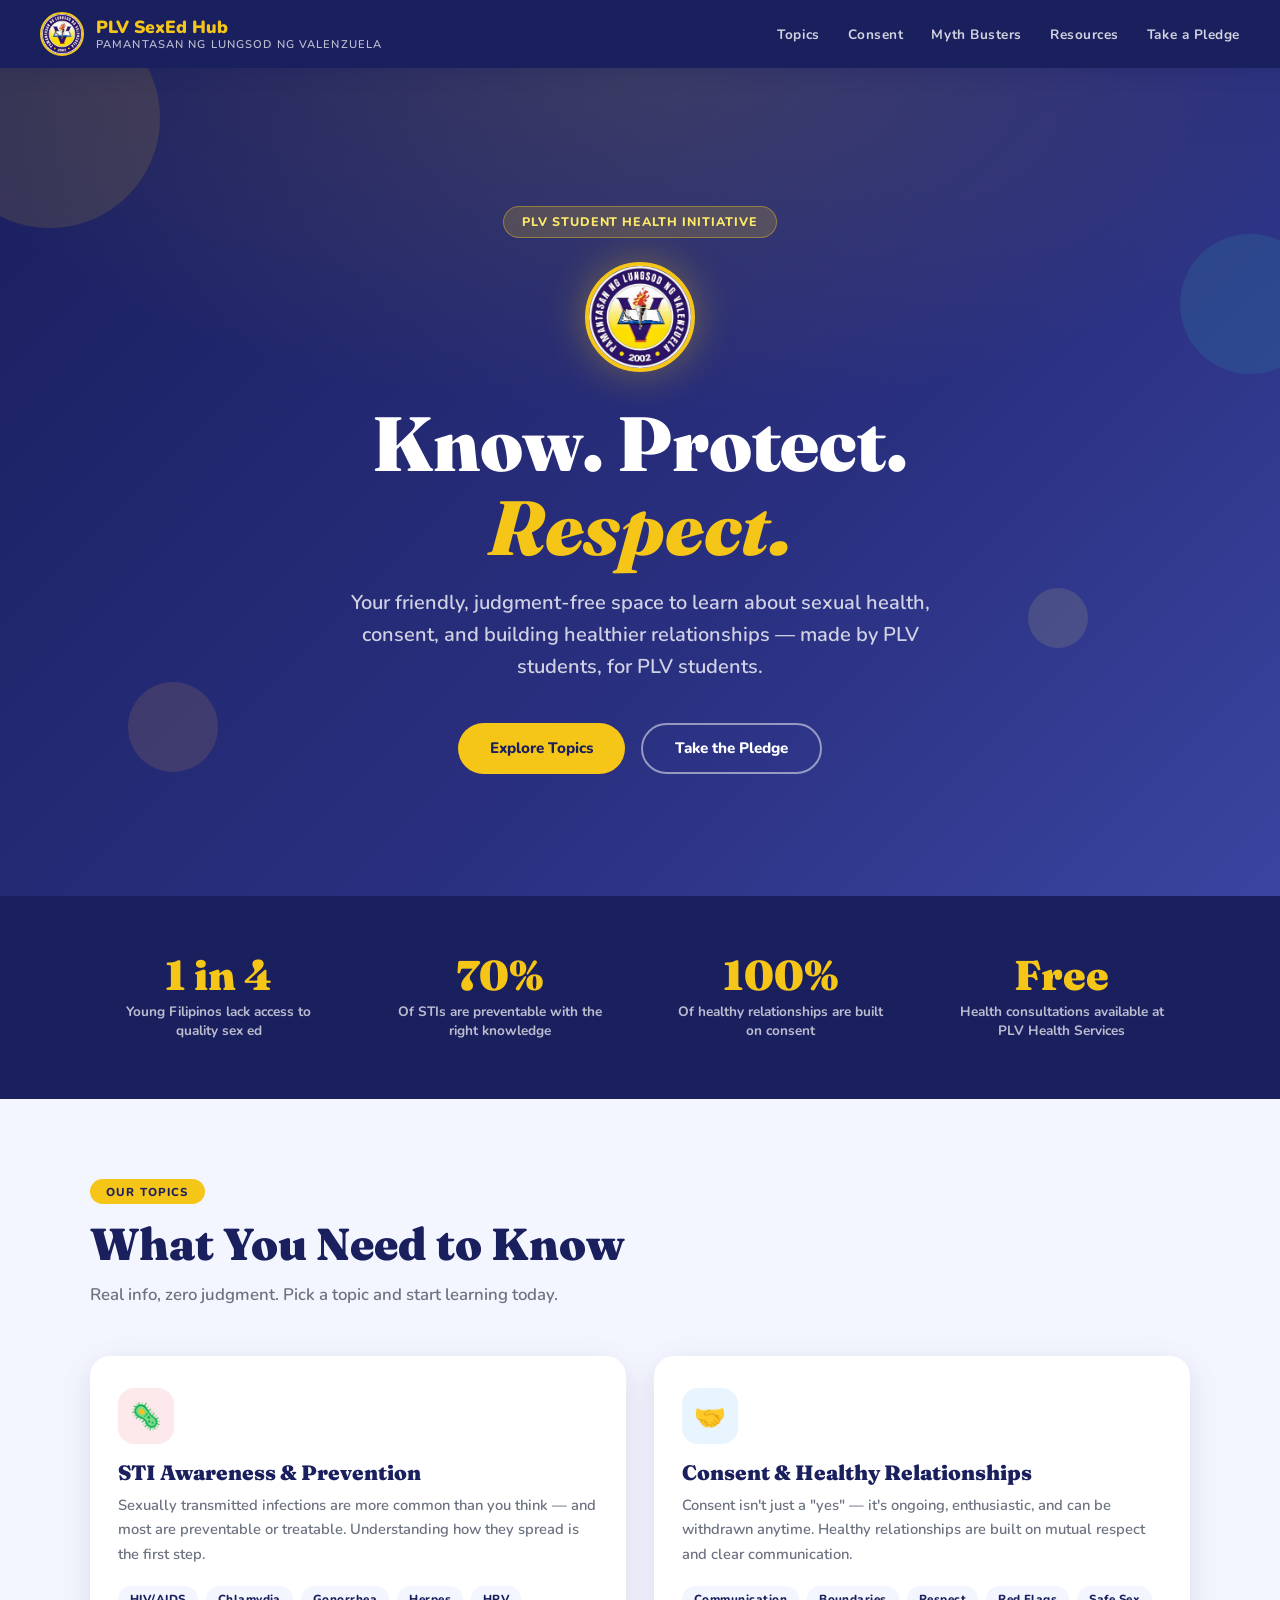
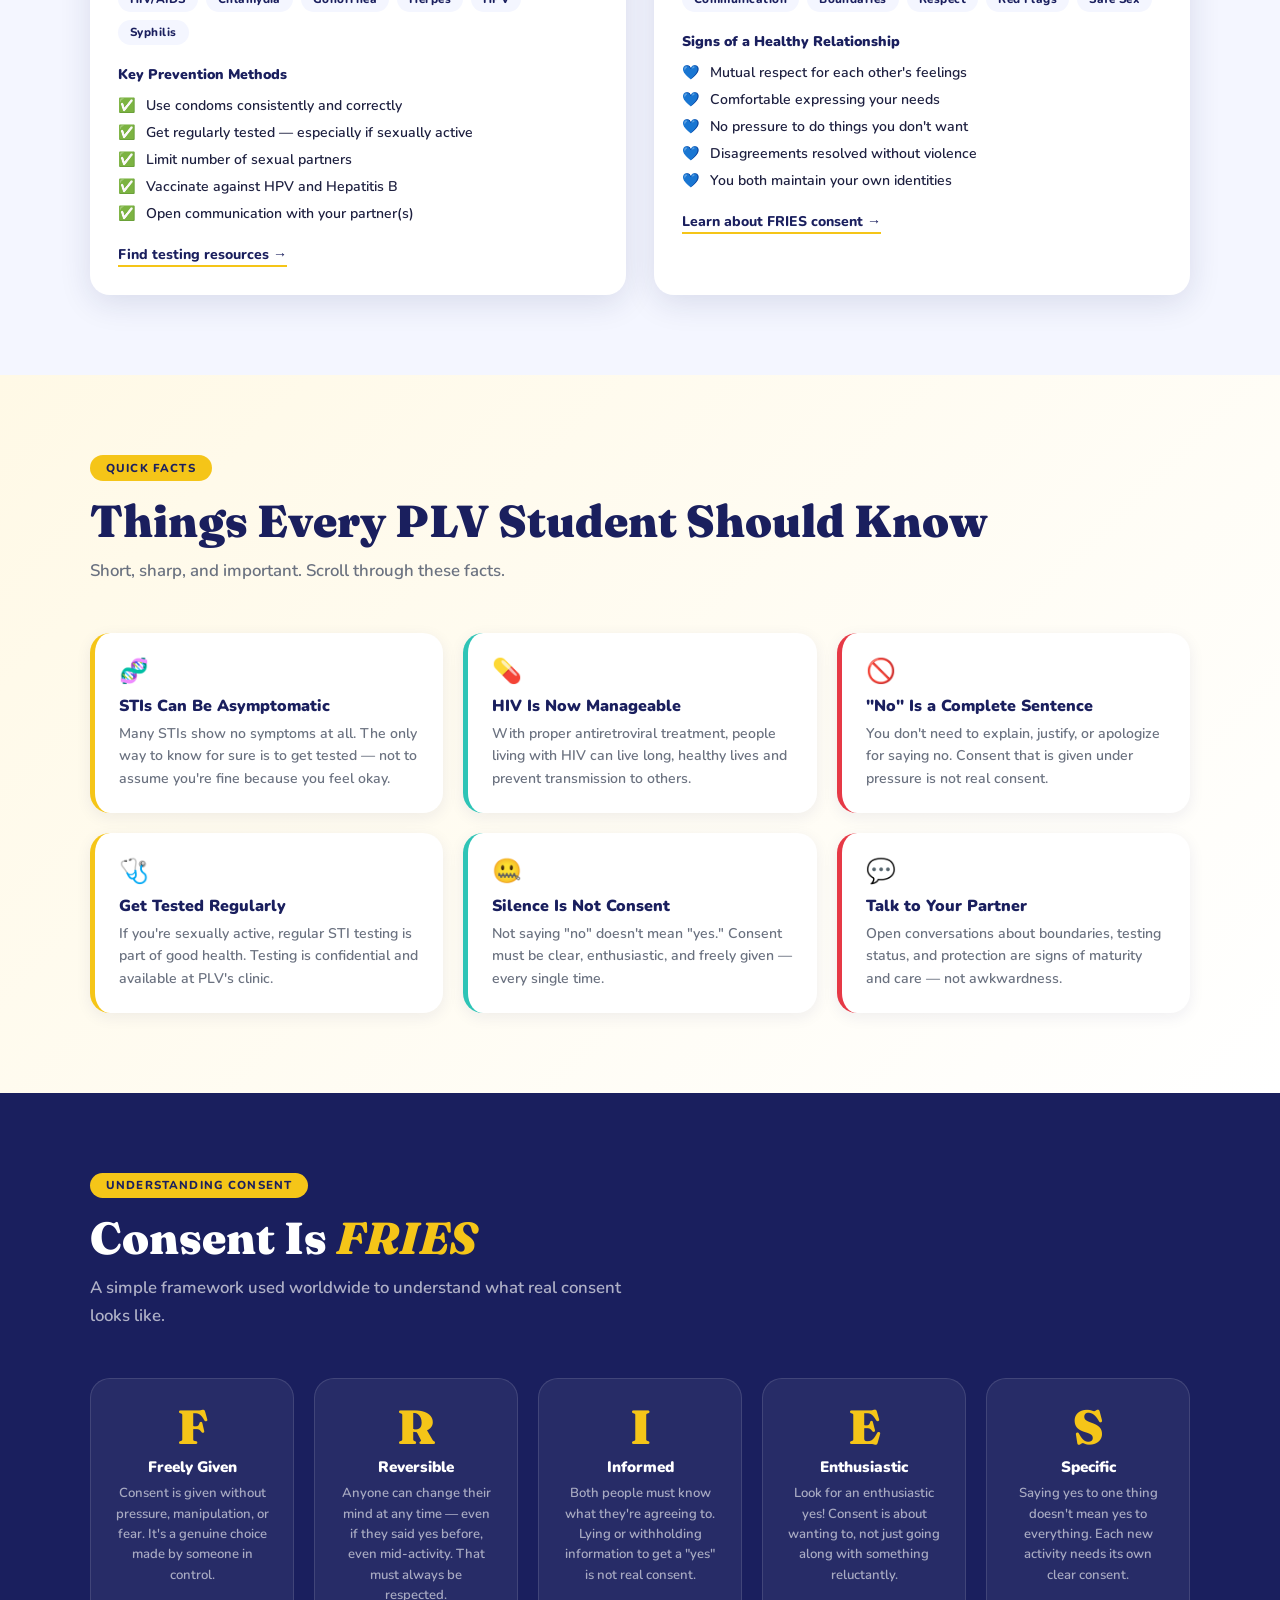
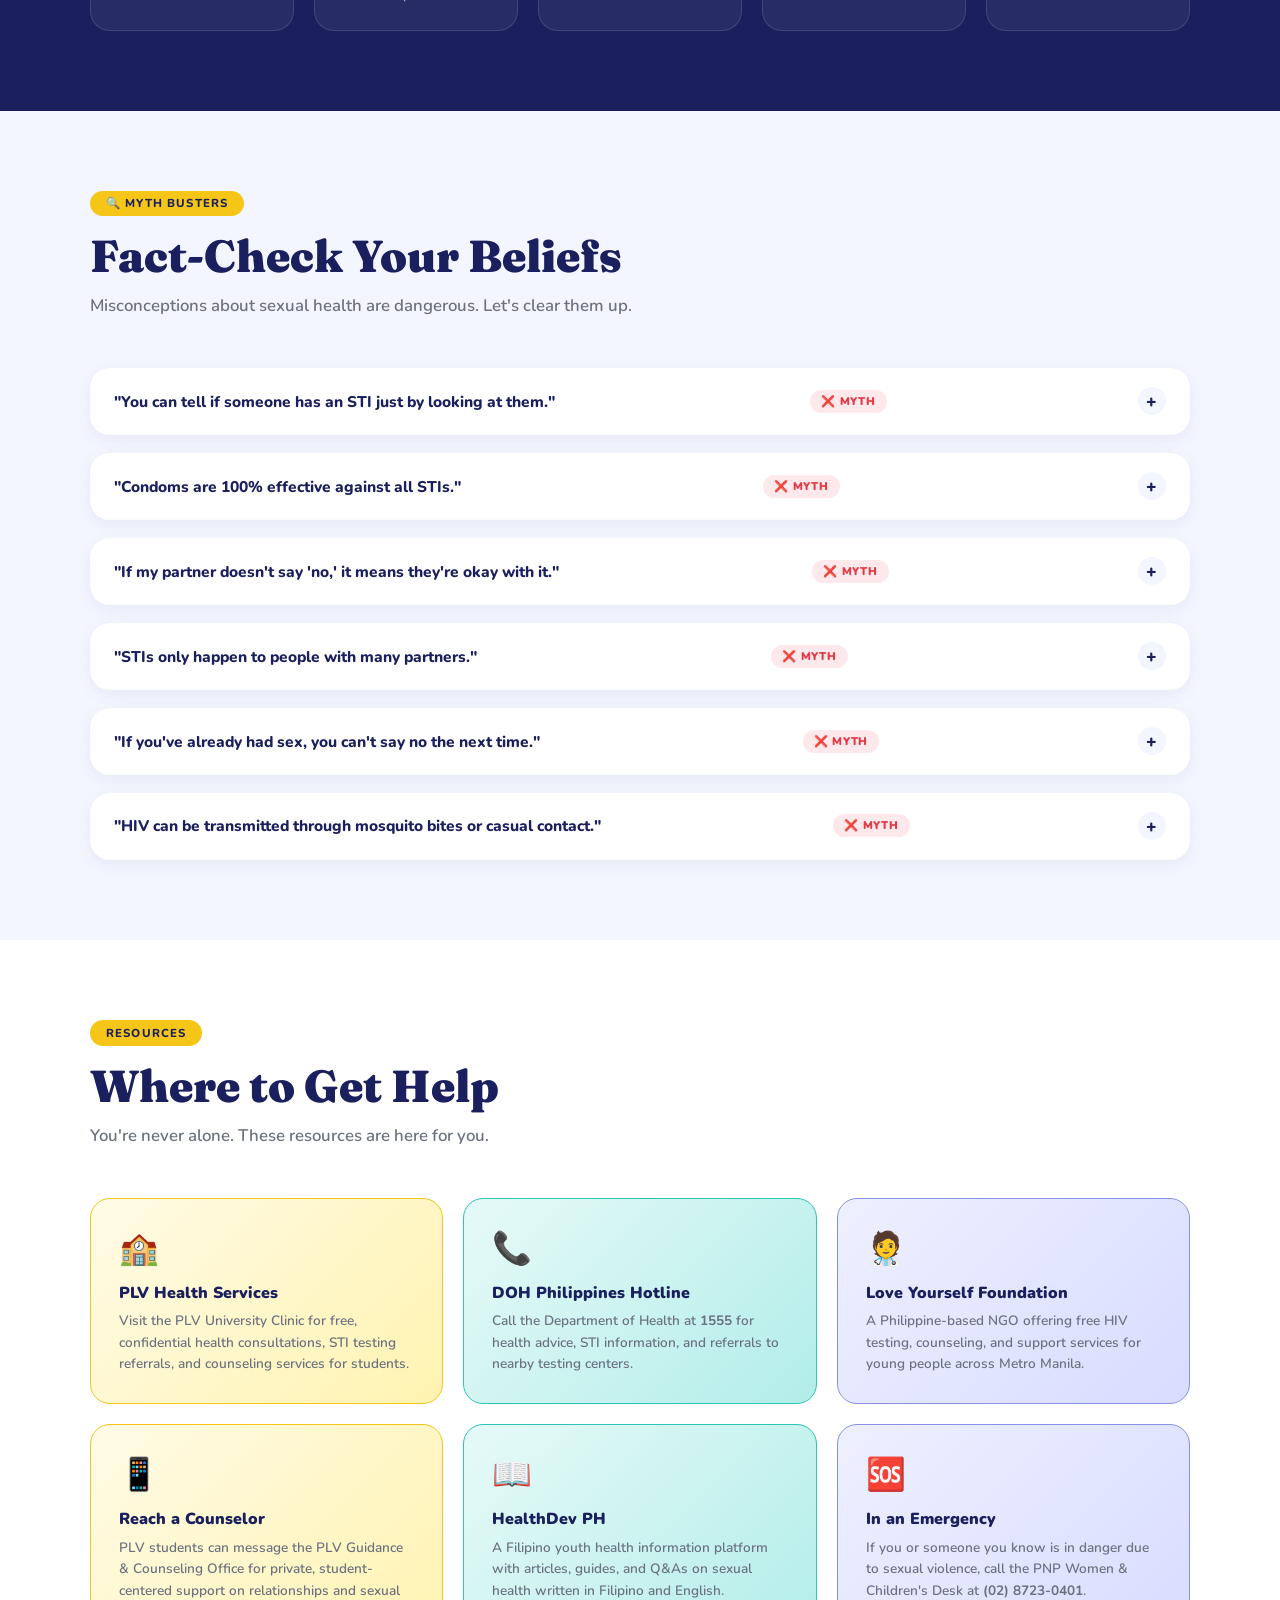
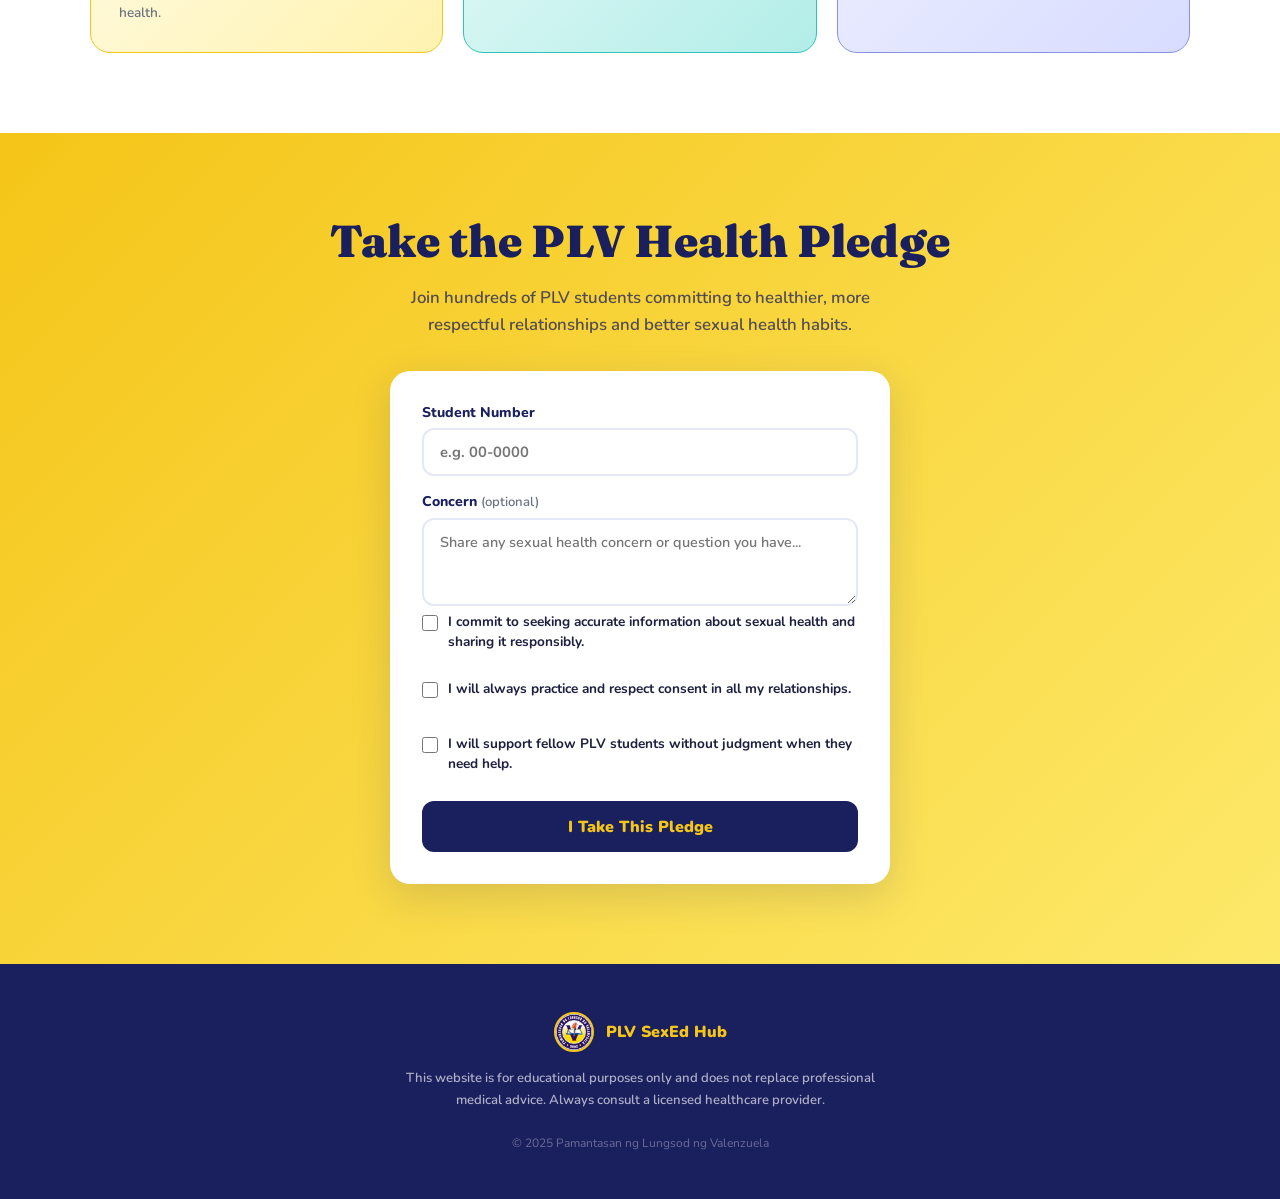
<file: index.html>
<!DOCTYPE html>
<html lang="en">
<head>
<meta charset="UTF-8"/>
<meta name="viewport" content="width=device-width, initial-scale=1.0"/>
<title>PLV SexEd Hub — Know. Protect. Respect.</title>
<link rel="stylesheet" href="style.css">

</head>
<body>

<!-- NAV -->
<nav>
  <div class="nav-brand">
    <img class="nav-logo" src="assets/logo.jpg" alt="PLV Logo"/>
    <div class="nav-title">
      PLV SexEd Hub
      <span>Pamantasan ng Lungsod ng Valenzuela</span>
    </div>
  </div>
  <ul class="nav-links">
    <li><a href="#topics">Topics</a></li>
    <li><a href="#consent">Consent</a></li>
    <li><a href="#myths">Myth Busters</a></li>
    <li><a href="#resources">Resources</a></li>
    <li><a href="#pledge">Take a Pledge</a></li>
  </ul>
</nav>

<!-- HERO -->
<section class="hero">
  <div class="hero-bubbles">
    <div class="bubble"></div><div class="bubble"></div>
    <div class="bubble"></div><div class="bubble"></div>
  </div>
  <div style="position:relative;">
    <div class="hero-badge"> PLV Student Health Initiative</div>
    <div class="hero-logo-wrap">
      <img class="hero-logo" src="assets/logo.jpg" alt="PLV Logo"/>
    </div>
    <h1>Know. Protect.<br/><em>Respect.</em></h1>
    <p class="sub">Your friendly, judgment-free space to learn about sexual health, consent, and building healthier relationships — made by PLV students, for PLV students.</p>
    <div class="hero-ctas">
      <a href="#topics" class="btn btn-gold"> Explore Topics</a>
      <a href="#pledge" class="btn btn-outline"> Take the Pledge</a>
    </div>
  </div>
</section>

<!-- STATS STRIP -->
<div class="stats-strip">
  <div class="stats-inner">
    <div class="stat-card">
      <div class="stat-num">1 in 4</div>
      <div class="stat-label">Young Filipinos lack access to quality sex ed</div>
    </div>
    <div class="stat-card">
      <div class="stat-num">70%</div>
      <div class="stat-label">Of STIs are preventable with the right knowledge</div>
    </div>
    <div class="stat-card">
      <div class="stat-num">100%</div>
      <div class="stat-label">Of healthy relationships are built on consent</div>
    </div>
    <div class="stat-card">
      <div class="stat-num">Free</div>
      <div class="stat-label">Health consultations available at PLV Health Services</div>
    </div>
  </div>
</div>

<!-- TOPICS -->
<section id="topics">
  <div class="container">
    <span class="section-tag"> Our Topics</span>
    <h2 class="section-title">What You Need to Know</h2>
    <p class="section-sub">Real info, zero judgment. Pick a topic and start learning today.</p>
    <div class="topics-grid">

      <!-- STI Card -->
      <div class="topic-card">
        <div class="topic-card-header">
          <div class="topic-icon icon-sti">🦠</div>
          <h3>STI Awareness & Prevention</h3>
          <p>Sexually transmitted infections are more common than you think — and most are preventable or treatable. Understanding how they spread is the first step.</p>
        </div>
        <div class="topic-card-body">
          <div class="tag-list">
            <span class="tag">HIV/AIDS</span><span class="tag">Chlamydia</span>
            <span class="tag">Gonorrhea</span><span class="tag">Herpes</span>
            <span class="tag">HPV</span><span class="tag">Syphilis</span>
          </div>
          <h4 style="font-size:.88rem;font-weight:900;color:var(--navy);margin-bottom:.75rem;">Key Prevention Methods</h4>
          <ul style="list-style:none;display:flex;flex-direction:column;gap:.5rem;margin-bottom:1.25rem;">
            <li style="display:flex;gap:.6rem;align-items:flex-start;font-size:.88rem;font-weight:600;color:var(--text)"><span>✅</span> Use condoms consistently and correctly</li>
            <li style="display:flex;gap:.6rem;align-items:flex-start;font-size:.88rem;font-weight:600;color:var(--text)"><span>✅</span> Get regularly tested — especially if sexually active</li>
            <li style="display:flex;gap:.6rem;align-items:flex-start;font-size:.88rem;font-weight:600;color:var(--text)"><span>✅</span> Limit number of sexual partners</li>
            <li style="display:flex;gap:.6rem;align-items:flex-start;font-size:.88rem;font-weight:600;color:var(--text)"><span>✅</span> Vaccinate against HPV and Hepatitis B</li>
            <li style="display:flex;gap:.6rem;align-items:flex-start;font-size:.88rem;font-weight:600;color:var(--text)"><span>✅</span> Open communication with your partner(s)</li>
          </ul>
          <a href="#resources" class="learn-link">Find testing resources →</a>
        </div>
      </div>

      <!-- Consent Card -->
      <div class="topic-card">
        <div class="topic-card-header">
          <div class="topic-icon icon-consent">🤝</div>
          <h3>Consent & Healthy Relationships</h3>
          <p>Consent isn't just a "yes" — it's ongoing, enthusiastic, and can be withdrawn anytime. Healthy relationships are built on mutual respect and clear communication.</p>
        </div>
        <div class="topic-card-body">
          <div class="tag-list">
            <span class="tag">Communication</span><span class="tag">Boundaries</span>
            <span class="tag">Respect</span><span class="tag">Red Flags</span>
            <span class="tag">Safe Sex</span>
          </div>
          <h4 style="font-size:.88rem;font-weight:900;color:var(--navy);margin-bottom:.75rem;">Signs of a Healthy Relationship</h4>
          <ul style="list-style:none;display:flex;flex-direction:column;gap:.5rem;margin-bottom:1.25rem;">
            <li style="display:flex;gap:.6rem;align-items:flex-start;font-size:.88rem;font-weight:600;color:var(--text)"><span>💙</span> Mutual respect for each other's feelings</li>
            <li style="display:flex;gap:.6rem;align-items:flex-start;font-size:.88rem;font-weight:600;color:var(--text)"><span>💙</span> Comfortable expressing your needs</li>
            <li style="display:flex;gap:.6rem;align-items:flex-start;font-size:.88rem;font-weight:600;color:var(--text)"><span>💙</span> No pressure to do things you don't want</li>
            <li style="display:flex;gap:.6rem;align-items:flex-start;font-size:.88rem;font-weight:600;color:var(--text)"><span>💙</span> Disagreements resolved without violence</li>
            <li style="display:flex;gap:.6rem;align-items:flex-start;font-size:.88rem;font-weight:600;color:var(--text)"><span>💙</span> You both maintain your own identities</li>
          </ul>
          <a href="#consent" class="learn-link">Learn about FRIES consent →</a>
        </div>
      </div>

    </div>
  </div>
</section>

<!-- QUICK FACTS -->
<section class="facts-section">
  <div class="container">
    <span class="section-tag">Quick Facts</span>
    <h2 class="section-title">Things Every PLV Student Should Know</h2>
    <p class="section-sub">Short, sharp, and important. Scroll through these facts.</p>
    <div class="facts-grid">
      <div class="fact-card">
        <div class="emoji">🧬</div>
        <h4>STIs Can Be Asymptomatic</h4>
        <p>Many STIs show no symptoms at all. The only way to know for sure is to get tested — not to assume you're fine because you feel okay.</p>
      </div>
      <div class="fact-card teal">
        <div class="emoji">💊</div>
        <h4>HIV Is Now Manageable</h4>
        <p>With proper antiretroviral treatment, people living with HIV can live long, healthy lives and prevent transmission to others.</p>
      </div>
      <div class="fact-card red">
        <div class="emoji">🚫</div>
        <h4>"No" Is a Complete Sentence</h4>
        <p>You don't need to explain, justify, or apologize for saying no. Consent that is given under pressure is not real consent.</p>
      </div>
      <div class="fact-card">
        <div class="emoji">🩺</div>
        <h4>Get Tested Regularly</h4>
        <p>If you're sexually active, regular STI testing is part of good health. Testing is confidential and available at PLV's clinic.</p>
      </div>
      <div class="fact-card teal">
        <div class="emoji">🤐</div>
        <h4>Silence Is Not Consent</h4>
        <p>Not saying "no" doesn't mean "yes." Consent must be clear, enthusiastic, and freely given — every single time.</p>
      </div>
      <div class="fact-card red">
        <div class="emoji">💬</div>
        <h4>Talk to Your Partner</h4>
        <p>Open conversations about boundaries, testing status, and protection are signs of maturity and care — not awkwardness.</p>
      </div>
    </div>
  </div>
</section>

<!-- CONSENT: FRIES -->
<section class="consent-section" id="consent">
  <div class="container">
    <span class="section-tag"> Understanding Consent</span>
    <h2 class="section-title" style="color:var(--white)">Consent Is <em style="color:var(--gold)">FRIES</em></h2>
    <p class="section-sub">A simple framework used worldwide to understand what real consent looks like.</p>
    <div class="acronym-grid">
      <div class="acronym-card">
        <div class="acronym-letter">F</div>
        <div class="acronym-word">Freely Given</div>
        <div class="acronym-desc">Consent is given without pressure, manipulation, or fear. It's a genuine choice made by someone in control.</div>
      </div>
      <div class="acronym-card">
        <div class="acronym-letter">R</div>
        <div class="acronym-word">Reversible</div>
        <div class="acronym-desc">Anyone can change their mind at any time — even if they said yes before, even mid-activity. That must always be respected.</div>
      </div>
      <div class="acronym-card">
        <div class="acronym-letter">I</div>
        <div class="acronym-word">Informed</div>
        <div class="acronym-desc">Both people must know what they're agreeing to. Lying or withholding information to get a "yes" is not real consent.</div>
      </div>
      <div class="acronym-card">
        <div class="acronym-letter">E</div>
        <div class="acronym-word">Enthusiastic</div>
        <div class="acronym-desc">Look for an enthusiastic yes! Consent is about wanting to, not just going along with something reluctantly.</div>
      </div>
      <div class="acronym-card">
        <div class="acronym-letter">S</div>
        <div class="acronym-word">Specific</div>
        <div class="acronym-desc">Saying yes to one thing doesn't mean yes to everything. Each new activity needs its own clear consent.</div>
      </div>
    </div>
  </div>
</section>

<!-- MYTH BUSTERS -->
<section class="myths-section" id="myths">
  <div class="container">
    <span class="section-tag">🔍 Myth Busters</span>
    <h2 class="section-title">Fact-Check Your Beliefs</h2>
    <p class="section-sub">Misconceptions about sexual health are dangerous. Let's clear them up.</p>
    <div class="myth-list" id="mythList">

      <div class="myth-item">
        <div class="myth-q" onclick="toggleMyth(this)">
          <h4>"You can tell if someone has an STI just by looking at them."</h4>
          <span class="myth-badge">❌ MYTH</span>
          <div class="myth-toggle">+</div>
        </div>
        <div class="myth-ans">
          <span class="truth-tag">✔ THE TRUTH</span>
          <p>Most STIs have no visible symptoms at all. The only reliable way to know is through proper medical testing. Never assume someone's status based on appearance.</p>
        </div>
      </div>

      <div class="myth-item">
        <div class="myth-q" onclick="toggleMyth(this)">
          <h4>"Condoms are 100% effective against all STIs."</h4>
          <span class="myth-badge">❌ MYTH</span>
          <div class="myth-toggle">+</div>
        </div>
        <div class="myth-ans">
          <span class="truth-tag">✔ THE TRUTH</span>
          <p>Condoms are highly effective but not 100%. They greatly reduce the risk of HIV and most STIs, but some infections like HPV or herpes can spread through skin contact not covered by a condom. Still — always use one!</p>
        </div>
      </div>

      <div class="myth-item">
        <div class="myth-q" onclick="toggleMyth(this)">
          <h4>"If my partner doesn't say 'no,' it means they're okay with it."</h4>
          <span class="myth-badge">❌ MYTH</span>
          <div class="myth-toggle">+</div>
        </div>
        <div class="myth-ans">
          <span class="truth-tag">✔ THE TRUTH</span>
          <p>Consent must be clearly communicated, not assumed from silence. Some people freeze or feel unable to speak up. Always check in and look for enthusiastic, willing participation.</p>
        </div>
      </div>

      <div class="myth-item">
        <div class="myth-q" onclick="toggleMyth(this)">
          <h4>"STIs only happen to people with many partners."</h4>
          <span class="myth-badge">❌ MYTH</span>
          <div class="myth-toggle">+</div>
        </div>
        <div class="myth-ans">
          <span class="truth-tag">✔ THE TRUTH</span>
          <p>Anyone who is sexually active can contract an STI — it only takes one unprotected encounter. STIs don't discriminate based on how many partners someone has had.</p>
        </div>
      </div>

      <div class="myth-item">
        <div class="myth-q" onclick="toggleMyth(this)">
          <h4>"If you've already had sex, you can't say no the next time."</h4>
          <span class="myth-badge">❌ MYTH</span>
          <div class="myth-toggle">+</div>
        </div>
        <div class="myth-ans">
          <span class="truth-tag">✔ THE TRUTH</span>
          <p>Past consent never obligates future consent. Every encounter requires new, enthusiastic consent. Regardless of your history with someone, you always have the right to say no.</p>
        </div>
      </div>

      <div class="myth-item">
        <div class="myth-q" onclick="toggleMyth(this)">
          <h4>"HIV can be transmitted through mosquito bites or casual contact."</h4>
          <span class="myth-badge">❌ MYTH</span>
          <div class="myth-toggle">+</div>
        </div>
        <div class="myth-ans">
          <span class="truth-tag">✔ THE TRUTH</span>
          <p>HIV is transmitted through specific bodily fluids: blood, semen, vaginal fluids, and breast milk. You cannot get HIV from mosquitoes, hugging, sharing food, or casual everyday contact.</p>
        </div>
      </div>

    </div>
  </div>
</section>

<!-- RESOURCES -->
<section class="resources-section" id="resources">
  <div class="container">
    <span class="section-tag"> Resources</span>
    <h2 class="section-title">Where to Get Help</h2>
    <p class="section-sub">You're never alone. These resources are here for you.</p>
    <div class="resources-grid">
      <div class="resource-card rc-gold">
        <div class="r-icon">🏫</div>
        <h4>PLV Health Services</h4>
        <p>Visit the PLV University Clinic for free, confidential health consultations, STI testing referrals, and counseling services for students.</p>
      </div>
      <div class="resource-card rc-teal">
        <div class="r-icon">📞</div>
        <h4>DOH Philippines Hotline</h4>
        <p>Call the Department of Health at <strong>1555</strong> for health advice, STI information, and referrals to nearby testing centers.</p>
      </div>
      <div class="resource-card rc-navy">
        <div class="r-icon">🧑‍⚕️</div>
        <h4>Love Yourself Foundation</h4>
        <p>A Philippine-based NGO offering free HIV testing, counseling, and support services for young people across Metro Manila.</p>
      </div>
      <div class="resource-card rc-gold">
        <div class="r-icon">📱</div>
        <h4>Reach a Counselor</h4>
        <p>PLV students can message the PLV Guidance & Counseling Office for private, student-centered support on relationships and sexual health.</p>
      </div>
      <div class="resource-card rc-teal">
        <div class="r-icon">📖</div>
        <h4>HealthDev PH</h4>
        <p>A Filipino youth health information platform with articles, guides, and Q&As on sexual health written in Filipino and English.</p>
      </div>
      <div class="resource-card rc-navy">
        <div class="r-icon">🆘</div>
        <h4>In an Emergency</h4>
        <p>If you or someone you know is in danger due to sexual violence, call the PNP Women & Children's Desk at <strong>(02) 8723-0401</strong>.</p>
      </div>
    </div>
  </div>
</section>

<!-- PLEDGE -->
<section class="pledge-section" id="pledge">
  <div class="container">
    <h2>Take the PLV Health Pledge </h2>
    <p>Join hundreds of PLV students committing to healthier, more respectful relationships and better sexual health habits.</p>
    <div class="pledge-box">
      <div id="pledge-form">
        <label for="pStudentNum">Student Number</label>
        <input id="pStudentNum" type="text" placeholder="e.g. 00-0000"/>
        <label for="pConcern">Concern <span style="font-weight:600;color:#6b7280;font-size:0.82rem;">(optional)</span></label>
        <textarea id="pConcern" placeholder="Share any sexual health concern or question you have..." rows="3" style="width:100%;padding:0.75rem 1rem;border:2px solid #e5e8f5;border-radius:12px;font-family:'Nunito',sans-serif;font-size:0.9rem;font-weight:600;color:#1e2040;outline:none;resize:vertical;transition:border-color 0.2s;" onfocus="this.style.borderColor='#1a1f5e'" onblur="this.style.borderColor='#e5e8f5'"></textarea>
        <div class="pledge-check">
          <input type="checkbox" id="p1"/>
          <label for="p1">I commit to seeking accurate information about sexual health and sharing it responsibly.</label>
        </div>
        <div class="pledge-check">
          <input type="checkbox" id="p2"/>
          <label for="p2">I will always practice and respect consent in all my relationships.</label>
        </div>
        <div class="pledge-check">
          <input type="checkbox" id="p3"/>
          <label for="p3">I will support fellow PLV students without judgment when they need help.</label>
        </div>
        <button class="btn-submit" onclick="submitPledge()"> I Take This Pledge</button>
      </div>
      <div id="pledge-thanks">
        <div class="check-big">🎉</div>
        <h3>Thank you for pledging!</h3>
        <p>You're now part of the PLV health advocacy community. Together, we create a safer, healthier campus.</p>
      </div>
    </div>
  </div>
</section>

<!-- FOOTER -->
<footer>
  <div class="f-logo">
    <img src="assets/logo.jpg" alt="PLV Logo"/>
    <span>PLV SexEd Hub</span>
  </div>
  <p>This website is for educational purposes only and does not replace professional medical advice. Always consult a licensed healthcare provider.</p>
  <div class="disclaimer">© 2025 Pamantasan ng Lungsod ng Valenzuela </div>
</footer>

<script>
  function toggleMyth(el) {
    const item = el.closest('.myth-item');
    item.classList.toggle('open');
  }

  function submitPledge() {
    const StudentNum = document.getElementById('pStudentNum').value.trim();
    const concern = document.getElementById('pConcern').value.trim();
    const c1 = document.getElementById('p1').checked;
    const c2 = document.getElementById('p2').checked;
    const c3 = document.getElementById('p3').checked;
    if (!StudentNum) { alert('Please enter your student number first '); return; }
    if (!c1 || !c2 || !c3) { alert('Please check all three pledge statements to continue.'); return; }

    fetch('submit_pledge.php', {
      method: 'POST',
      headers: {
        'Content-Type': 'application/x-www-form-urlencoded'
      },
      body: `student_number=${encodeURIComponent(StudentNum)}&concern=${encodeURIComponent(concern)}`
    })
    .then(response => response.text())
    .then(data => {
      if (data.trim() === 'success') {
        document.getElementById('pledge-form').style.display = 'none';
        document.getElementById('pledge-thanks').style.display = 'block';
      } else {
        alert('Database save failed.');
      }
    });
  }
</script>

</body>
</html>
</file>
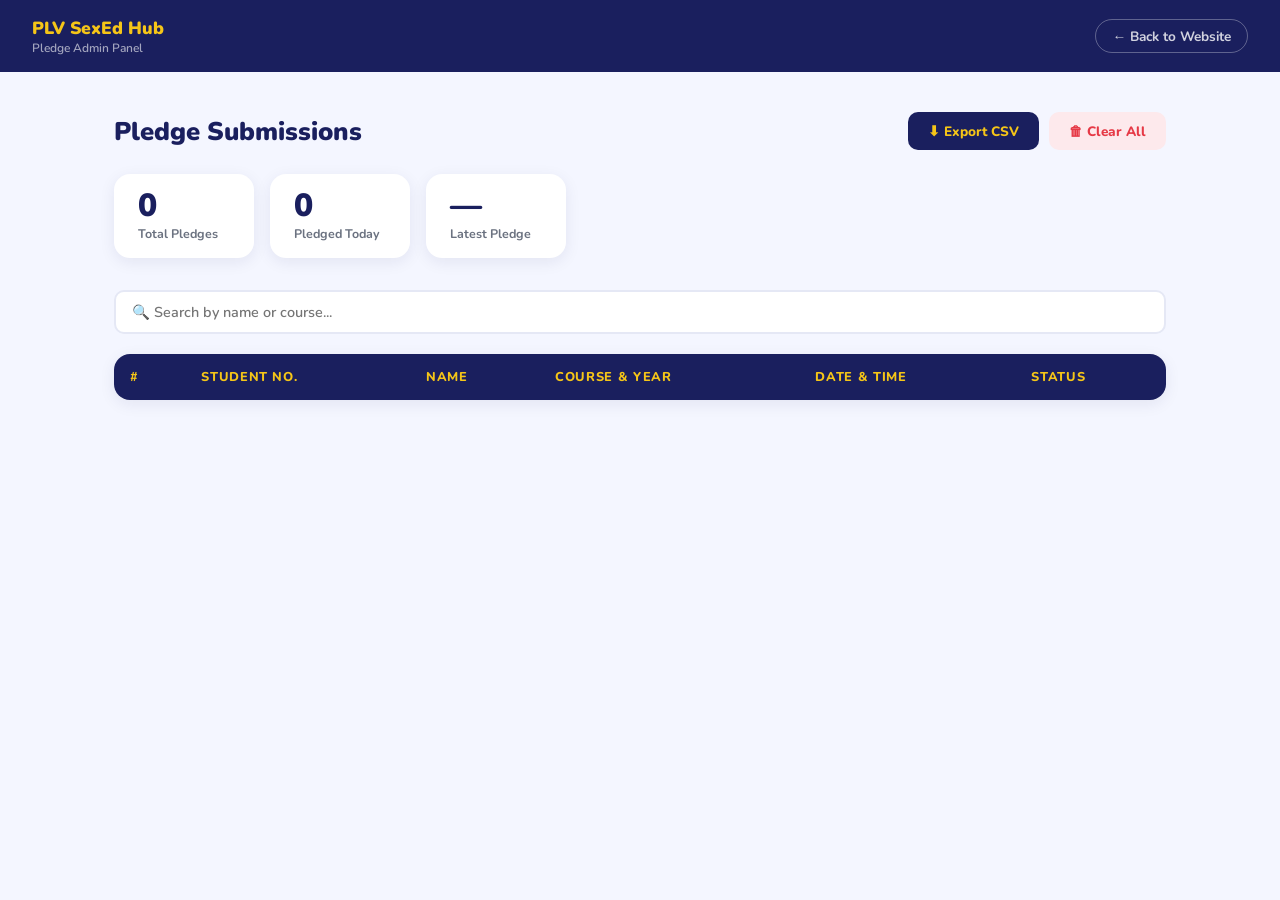
<file: admin_pledges.html>
<!DOCTYPE html>
<html lang="en">
<head>
<meta charset="UTF-8"/>
<meta name="viewport" content="width=device-width, initial-scale=1.0"/>
<title>PLV SexEd Hub — Pledge Admin</title>
<link href="https://fonts.googleapis.com/css2?family=Nunito:wght@400;600;700;800;900&display=swap" rel="stylesheet"/>
<style>
  :root {
    --navy: #1a1f5e;
    --gold: #f5c518;
    --soft: #f4f6ff;
    --white: #fff;
    --text: #1e2040;
    --muted: #6b7280;
    --red: #e63946;
    --green: #1a7a3a;
  }
  *, *::before, *::after { box-sizing: border-box; margin: 0; padding: 0; }
  body { font-family: 'Nunito', sans-serif; background: var(--soft); color: var(--text); }

  /* NAV */
  nav {
    background: var(--navy); padding: 1rem 2rem;
    display: flex; align-items: center; justify-content: space-between;
  }
  .nav-title { color: var(--gold); font-weight: 900; font-size: 1.1rem; }
  .nav-title span { color: rgba(255,255,255,0.6); font-size: 0.75rem; display: block; font-weight: 600; }
  .back-btn {
    color: rgba(255,255,255,0.8); text-decoration: none; font-weight: 700;
    font-size: 0.85rem; border: 1.5px solid rgba(255,255,255,0.3);
    padding: 0.4rem 1rem; border-radius: 999px; transition: all 0.2s;
  }
  .back-btn:hover { color: var(--gold); border-color: var(--gold); }

  /* MAIN */
  .container { max-width: 1100px; margin: 0 auto; padding: 2.5rem 1.5rem; }

  .header-row {
    display: flex; align-items: center; justify-content: space-between;
    flex-wrap: wrap; gap: 1rem; margin-bottom: 1.5rem;
  }
  h1 { font-size: 1.6rem; font-weight: 900; color: var(--navy); }
  .stats-row { display: flex; gap: 1rem; flex-wrap: wrap; margin-bottom: 2rem; }
  .stat-box {
    background: var(--white); border-radius: 16px;
    padding: 1rem 1.5rem; box-shadow: 0 4px 16px rgba(26,31,94,0.08);
    min-width: 140px;
  }
  .stat-box .num { font-size: 2rem; font-weight: 900; color: var(--navy); line-height: 1; }
  .stat-box .lbl { font-size: 0.78rem; font-weight: 700; color: var(--muted); margin-top: 0.2rem; }

  /* CONTROLS */
  .controls {
    display: flex; gap: 0.75rem; flex-wrap: wrap; margin-bottom: 1.25rem; align-items: center;
  }
  .search-box {
    flex: 1; min-width: 200px; padding: 0.6rem 1rem;
    border: 2px solid #e5e8f5; border-radius: 10px;
    font-family: 'Nunito', sans-serif; font-size: 0.9rem; font-weight: 600;
    outline: none; transition: border-color 0.2s;
  }
  .search-box:focus { border-color: var(--navy); }

  .btn {
    padding: 0.6rem 1.25rem; border-radius: 10px; font-family: 'Nunito', sans-serif;
    font-weight: 800; font-size: 0.85rem; cursor: pointer; border: none; transition: all 0.18s;
    text-decoration: none; display: inline-flex; align-items: center; gap: 0.4rem;
  }
  .btn-export { background: var(--navy); color: var(--gold); }
  .btn-export:hover { opacity: 0.88; }
  .btn-clear { background: #fde9ec; color: var(--red); }
  .btn-clear:hover { background: #fcc; }

  /* TABLE */
  .table-wrap { background: var(--white); border-radius: 16px; overflow: hidden; box-shadow: 0 4px 16px rgba(26,31,94,0.08); }
  table { width: 100%; border-collapse: collapse; }
  thead tr { background: var(--navy); }
  thead th { color: var(--gold); font-weight: 800; font-size: 0.8rem; letter-spacing: 0.05em; text-transform: uppercase; padding: 0.9rem 1rem; text-align: left; }
  tbody tr { border-bottom: 1px solid #f0f2ff; transition: background 0.15s; }
  tbody tr:hover { background: var(--soft); }
  tbody td { padding: 0.85rem 1rem; font-size: 0.88rem; font-weight: 600; color: var(--text); }
  .badge {
    display: inline-block; background: #d1f0d1; color: var(--green);
    font-size: 0.7rem; font-weight: 900; padding: 0.2rem 0.6rem;
    border-radius: 999px; letter-spacing: 0.04em;
  }

  /* EMPTY STATE */
  .empty-state {
    text-align: center; padding: 4rem 2rem; color: var(--muted);
  }
  .empty-state .icon { font-size: 3rem; margin-bottom: 1rem; }
  .empty-state h3 { font-weight: 900; color: var(--navy); margin-bottom: 0.5rem; }
  .empty-state p { font-size: 0.9rem; font-weight: 600; }

  /* CONFIRM MODAL */
  .modal-bg {
    display: none; position: fixed; inset: 0;
    background: rgba(0,0,0,0.45); z-index: 200;
    place-items: center;
  }
  .modal-bg.show { display: grid; }
  .modal {
    background: var(--white); border-radius: 20px;
    padding: 2rem; max-width: 380px; width: 90%;
    box-shadow: 0 20px 60px rgba(0,0,0,0.2); text-align: center;
  }
  .modal h3 { font-size: 1.2rem; font-weight: 900; color: var(--navy); margin-bottom: 0.5rem; }
  .modal p { font-size: 0.88rem; color: var(--muted); font-weight: 600; margin-bottom: 1.5rem; }
  .modal-btns { display: flex; gap: 0.75rem; justify-content: center; }
  .btn-cancel { background: var(--soft); color: var(--navy); }
  .btn-confirm-del { background: var(--red); color: var(--white); }
</style>
</head>
<body>

<nav>
  <div class="nav-title">
    PLV SexEd Hub
    <span>Pledge Admin Panel</span>
  </div>
  <a href="index.html" class="back-btn">← Back to Website</a>
</nav>

<div class="container">
  <div class="header-row">
    <h1>Pledge Submissions</h1>
    <div style="display:flex;gap:0.6rem;flex-wrap:wrap;">
      <button class="btn btn-export" onclick="exportCSV()">⬇ Export CSV</button>
      <button class="btn btn-clear" onclick="showClearModal()">🗑 Clear All</button>
    </div>
  </div>

  <div class="stats-row">
    <div class="stat-box">
      <div class="num" id="total-count">0</div>
      <div class="lbl">Total Pledges</div>
    </div>
    <div class="stat-box">
      <div class="num" id="today-count">0</div>
      <div class="lbl">Pledged Today</div>
    </div>
    <div class="stat-box">
      <div class="num" id="latest-date">—</div>
      <div class="lbl">Latest Pledge</div>
    </div>
  </div>

  <div class="controls">
    <input class="search-box" id="search" type="text" placeholder="🔍 Search by name or course..." oninput="renderTable()"/>
  </div>

  <div class="table-wrap">
    <table id="pledge-table">
      <thead>
        <tr>
          <th>#</th>
          <th>Student No.</th>
          <th>Name</th>
          <th>Course & Year</th>
          <th>Date & Time</th>
          <th>Status</th>
        </tr>
      </thead>
      <tbody id="table-body"></tbody>
    </table>
    <div class="empty-state" id="empty-state" style="display:none;">
      <div class="icon">📭</div>
      <h3>No pledges yet</h3>
      <p>When students take the pledge on the website, they'll appear here.</p>
    </div>
  </div>
</div>

<!-- Confirm Modal -->
<div class="modal-bg" id="clear-modal">
  <div class="modal">
    <h3>Clear All Pledges?</h3>
    <p>This will permanently delete all pledge records. This action cannot be undone.</p>
    <div class="modal-btns">
      <button class="btn btn-cancel" onclick="hideClearModal()">Cancel</button>
      <button class="btn btn-confirm-del" onclick="clearAll()">Yes, Delete All</button>
    </div>
  </div>
</div>

<script>
  function escHtml(str) {
    return String(str).replace(/&/g,'&amp;').replace(/</g,'&lt;').replace(/>/g,'&gt;');
  }

  async function getPledges() {
    const response = await fetch('get_pledges.php');
    return await response.json();
  }

  async function renderStats(pledges) {
    document.getElementById('total-count').textContent = pledges.length;

    const today = new Date().toLocaleDateString('en-PH', { timeZone: 'Asia/Manila', year: 'numeric', month: 'short', day: 'numeric' });
    const todayCount = pledges.filter(p => p.created_at && p.created_at.includes(today)).length;
    document.getElementById('today-count').textContent = todayCount;

    if (pledges.length > 0) {
      const latest = pledges[0]; // already ordered DESC from PHP
      const dateStr = latest.created_at ? latest.created_at.split(' ')[0] : '—';
      document.getElementById('latest-date').textContent = dateStr;
    } else {
      document.getElementById('latest-date').textContent = '—';
    }
  }

  async function renderTable() {
    const pledges = await getPledges();
    const query = document.getElementById('search').value.toLowerCase();
    const filtered = query
      ? pledges.filter(p =>
          (p.student_number || '').toLowerCase().includes(query) ||
          (p.concern || '').toLowerCase().includes(query)
        )
      : pledges;

    const tbody = document.getElementById('table-body');
    const empty = document.getElementById('empty-state');

    document.getElementById('total-count').textContent = pledges.length;

    if (pledges.length === 0) {
      tbody.innerHTML = '';
      empty.style.display = 'block';
      document.getElementById('pledge-table').querySelector('thead').style.display = 'none';
      return;
    }

    document.getElementById('pledge-table').querySelector('thead').style.display = '';
    empty.style.display = 'none';

    tbody.innerHTML = filtered.map((p, i) => `
      <tr>
        <td style="color:var(--muted);font-size:0.78rem;">${i + 1}</td>
        <td style="font-family:monospace;font-size:0.82rem;color:var(--muted);">${escHtml(p.student_number || '—')}</td>
        <td><strong>PLV Student</strong></td>
        <td>—</td>
        <td style="color:var(--muted);font-size:0.82rem;">${escHtml(p.created_at || '—')}</td>
        <td><span class="badge">✔ Pledged</span></td>
      </tr>
    `).join('');

    renderStats(pledges);
  }

  async function exportCSV() {
    const pledges = await getPledges();
    if (pledges.length === 0) { alert('No pledges to export yet.'); return; }

    const header = ['#', 'Student No.', 'Concern', 'Date & Time', 'Status'];
    const rows = pledges.map((p, i) => [
      i + 1,
      `"${(p.student_number || '').replace(/"/g, '""')}"`,
      `"${(p.concern || '').replace(/"/g, '""')}"`,
      `"${(p.created_at || '').replace(/"/g, '""')}"`,
      'Pledged'
    ]);

    const csv = [header.join(','), ...rows.map(r => r.join(','))].join('\n');
    const blob = new Blob([csv], { type: 'text/csv' });
    const url = URL.createObjectURL(blob);
    const a = document.createElement('a');
    a.href = url;
    a.download = `PLV_SexEdHub_Pledges_${new Date().toISOString().slice(0,10)}.csv`;
    a.click();
    URL.revokeObjectURL(url);
  }

  function showClearModal() { document.getElementById('clear-modal').classList.add('show'); }
  function hideClearModal() { document.getElementById('clear-modal').classList.remove('show'); }
  function clearAll() {
    // Note: To fully implement delete-all, create a clear_pledges.php endpoint.
    hideClearModal();
    alert('To delete all records, please use phpMyAdmin or create a clear_pledges.php endpoint.');
  }

  // Init
  renderTable();
</script>
</body>
</html>
</file>
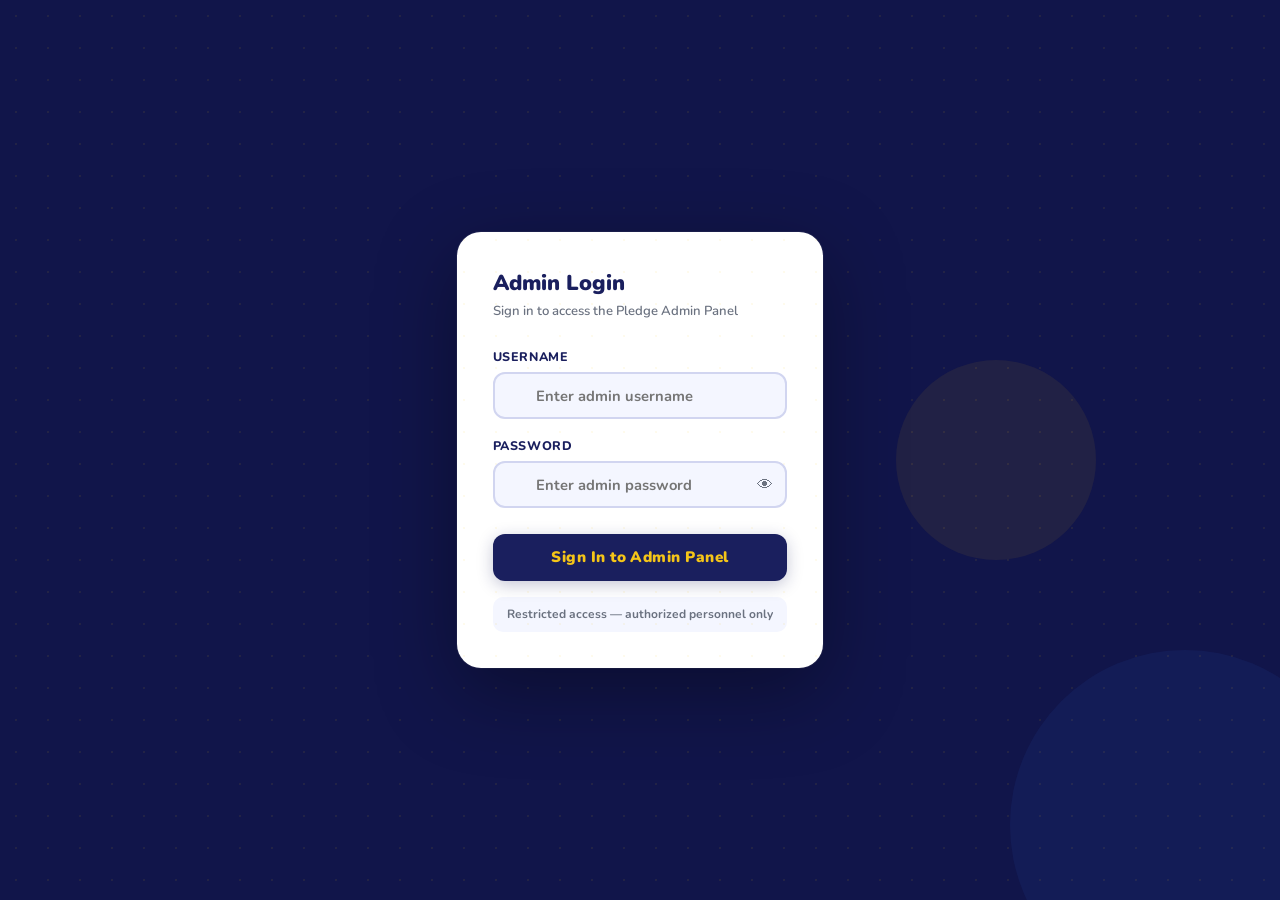
<file: login.html>
<!DOCTYPE html>
<html lang="en">
<head>
<meta charset="UTF-8"/>
<meta name="viewport" content="width=device-width, initial-scale=1.0"/>
<title>PLV SexEd Hub — Admin Login</title>
<link href="https://fonts.googleapis.com/css2?family=Nunito:wght@400;600;700;800;900&display=swap" rel="stylesheet"/>
<style>
  :root {
    --navy: #1a1f5e;
    --navy-deep: #11154a;
    --navy-light: #252b7a;
    --gold: #f5c518;
    --gold-dim: #c9a010;
    --soft: #f4f6ff;
    --white: #fff;
    --text: #1e2040;
    --muted: #6b7280;
    --red: #e63946;
    --red-dim: #c0303c;
    --input-border: #d1d5f0;
  }

  *, *::before, *::after { box-sizing: border-box; margin: 0; padding: 0; }

  body {
    font-family: 'Nunito', sans-serif;
    background: var(--navy-deep);
    color: var(--text);
    min-height: 100vh;
    display: flex;
    flex-direction: column;
    align-items: center;
    justify-content: center;
    position: relative;
    overflow: hidden;
  }

  /* Animated background */
  .bg-pattern {
    position: fixed;
    inset: 0;
    z-index: 0;
    overflow: hidden;
  }
  .bg-circle {
    position: absolute;
    border-radius: 50%;
    opacity: 0.07;
    background: var(--gold);
    animation: float 8s ease-in-out infinite;
  }
  .bg-circle:nth-child(1) { width: 500px; height: 500px; top: -150px; left: -150px; animation-delay: 0s; }
  .bg-circle:nth-child(2) { width: 350px; height: 350px; bottom: -100px; right: -80px; animation-delay: 2s; background: #3b82f6; }
  .bg-circle:nth-child(3) { width: 200px; height: 200px; top: 40%; left: 70%; animation-delay: 4s; }
  .bg-dots {
    position: absolute;
    inset: 0;
    background-image: radial-gradient(rgba(245,197,24,0.08) 1.5px, transparent 1.5px);
    background-size: 32px 32px;
  }

  @keyframes float {
    0%, 100% { transform: translateY(0) scale(1); }
    50% { transform: translateY(-20px) scale(1.03); }
  }

  /* CARD */
  .login-wrapper {
    position: relative; z-index: 10;
    width: 100%; max-width: 420px;
    padding: 1.5rem;
    animation: slideUp 0.5s cubic-bezier(0.16, 1, 0.3, 1) both;
  }

  @keyframes slideUp {
    from { opacity: 0; transform: translateY(30px); }
    to   { opacity: 1; transform: translateY(0); }
  }

  /* Logo area */
  .logo-area {
    text-align: center;
    margin-bottom: 2rem;
  }
  .logo-badge {
    display: inline-flex;
    align-items: center;
    justify-content: center;
    width: 72px; height: 72px;
    background: var(--gold);
    border-radius: 20px;
    font-size: 2rem;
    margin-bottom: 1rem;
    box-shadow: 0 8px 32px rgba(245,197,24,0.35);
    animation: pulseBadge 3s ease-in-out infinite;
  }
  @keyframes pulseBadge {
    0%, 100% { box-shadow: 0 8px 32px rgba(245,197,24,0.35); }
    50% { box-shadow: 0 8px 48px rgba(245,197,24,0.55); }
  }
  .logo-title {
    color: var(--gold);
    font-weight: 900;
    font-size: 1.4rem;
    line-height: 1.1;
    letter-spacing: -0.01em;
  }
  .logo-sub {
    color: rgba(255,255,255,0.45);
    font-size: 0.78rem;
    font-weight: 700;
    letter-spacing: 0.08em;
    text-transform: uppercase;
    margin-top: 0.3rem;
  }

  /* Card */
  .card {
    background: var(--white);
    border-radius: 24px;
    padding: 2.25rem;
    box-shadow: 0 24px 80px rgba(0,0,0,0.35), 0 0 0 1px rgba(255,255,255,0.05);
  }

  .card-header {
    margin-bottom: 1.75rem;
  }
  .card-header h2 {
    font-size: 1.35rem;
    font-weight: 900;
    color: var(--navy);
    margin-bottom: 0.25rem;
  }
  .card-header p {
    font-size: 0.82rem;
    color: var(--muted);
    font-weight: 600;
  }

  /* Form */
  .field { margin-bottom: 1.1rem; }
  label {
    display: block;
    font-size: 0.78rem;
    font-weight: 800;
    color: var(--navy);
    letter-spacing: 0.05em;
    text-transform: uppercase;
    margin-bottom: 0.45rem;
  }

  .input-wrap {
    position: relative;
  }
  .input-icon {
    position: absolute;
    left: 0.9rem;
    top: 50%;
    transform: translateY(-50%);
    font-size: 1rem;
    pointer-events: none;
    opacity: 0.5;
  }
  input[type="text"],
  input[type="password"] {
    width: 100%;
    padding: 0.72rem 1rem 0.72rem 2.6rem;
    border: 2px solid var(--input-border);
    border-radius: 12px;
    font-family: 'Nunito', sans-serif;
    font-size: 0.92rem;
    font-weight: 700;
    color: var(--text);
    background: var(--soft);
    outline: none;
    transition: border-color 0.2s, box-shadow 0.2s, background 0.2s;
  }
  input[type="text"]:focus,
  input[type="password"]:focus {
    border-color: var(--navy);
    background: var(--white);
    box-shadow: 0 0 0 4px rgba(26,31,94,0.08);
  }
  input[type="text"].error,
  input[type="password"].error {
    border-color: var(--red);
    box-shadow: 0 0 0 4px rgba(230,57,70,0.1);
  }

  /* Show/hide password toggle */
  .toggle-pw {
    position: absolute;
    right: 0.9rem;
    top: 50%;
    transform: translateY(-50%);
    background: none;
    border: none;
    cursor: pointer;
    font-size: 1rem;
    color: var(--muted);
    padding: 0;
    line-height: 1;
    transition: color 0.2s;
  }
  .toggle-pw:hover { color: var(--navy); }

  /* Error message */
  .error-msg {
    display: none;
    background: #fde9ec;
    color: var(--red);
    font-size: 0.8rem;
    font-weight: 800;
    border-radius: 10px;
    padding: 0.6rem 0.9rem;
    margin-bottom: 1rem;
    border-left: 3px solid var(--red);
    animation: shake 0.35s ease;
  }
  .error-msg.show { display: block; }

  @keyframes shake {
    0%,100% { transform: translateX(0); }
    20%,60% { transform: translateX(-6px); }
    40%,80% { transform: translateX(6px); }
  }

  /* Submit button */
  .btn-login {
    width: 100%;
    margin-top: 0.5rem;
    padding: 0.85rem;
    background: var(--navy);
    color: var(--gold);
    border: none;
    border-radius: 12px;
    font-family: 'Nunito', sans-serif;
    font-size: 0.95rem;
    font-weight: 900;
    cursor: pointer;
    letter-spacing: 0.03em;
    transition: background 0.2s, transform 0.15s, box-shadow 0.2s;
    box-shadow: 0 4px 16px rgba(26,31,94,0.25);
    position: relative;
    overflow: hidden;
  }
  .btn-login:hover {
    background: var(--navy-light);
    transform: translateY(-1px);
    box-shadow: 0 8px 24px rgba(26,31,94,0.35);
  }
  .btn-login:active { transform: translateY(0); }
  .btn-login:disabled {
    opacity: 0.6;
    cursor: not-allowed;
    transform: none;
  }

  /* Loading spinner inside button */
  .spinner {
    display: none;
    width: 16px; height: 16px;
    border: 2px solid rgba(245,197,24,0.3);
    border-top-color: var(--gold);
    border-radius: 50%;
    animation: spin 0.7s linear infinite;
    margin: 0 auto;
  }
  @keyframes spin { to { transform: rotate(360deg); } }

  .btn-text { display: block; }

  /* Divider */
  .divider {
    margin: 1.5rem 0 1rem;
    display: flex;
    align-items: center;
    gap: 0.75rem;
    color: var(--input-border);
    font-size: 0.75rem;
    font-weight: 700;
    color: var(--muted);
  }
  .divider::before, .divider::after {
    content: '';
    flex: 1;
    height: 1px;
    background: var(--input-border);
  }

  /* Footer */
  .login-footer {
    text-align: center;
    margin-top: 1.5rem;
    color: rgba(255,255,255,0.35);
    font-size: 0.75rem;
    font-weight: 700;
  }
  .login-footer a {
    color: rgba(255,255,255,0.55);
    text-decoration: none;
    font-weight: 800;
    transition: color 0.2s;
  }
  .login-footer a:hover { color: var(--gold); }

  /* Lock icon decoration */
  .lock-strip {
    display: flex;
    align-items: center;
    gap: 0.5rem;
    margin-top: 1rem;
    padding: 0.6rem 0.9rem;
    background: var(--soft);
    border-radius: 10px;
    font-size: 0.75rem;
    font-weight: 700;
    color: var(--muted);
  }
</style>
</head>
<body>

<div class="bg-pattern">
  <div class="bg-dots"></div>
  <div class="bg-circle"></div>
  <div class="bg-circle"></div>
  <div class="bg-circle"></div>
</div>


  <!-- Card -->
  <div class="card">
    <div class="card-header">
      <h2>Admin Login</h2>
      <p>Sign in to access the Pledge Admin Panel</p>
    </div>

    <div class="error-msg" id="error-msg">
      ⚠ Incorrect username or password. Please try again.
    </div>

    <div class="field">
      <label for="username">Username</label>
      <div class="input-wrap">
        <input
          type="text"
          id="username"
          placeholder="Enter admin username"
          autocomplete="username"
          spellcheck="false"
        />
      </div>
    </div>

    <div class="field">
      <label for="password">Password</label>
      <div class="input-wrap">
        <input
          type="password"
          id="password"
          placeholder="Enter admin password"
          autocomplete="current-password"
        />
        <button class="toggle-pw" type="button" id="toggle-pw" aria-label="Show/hide password" title="Show password">
          👁
        </button>
      </div>
    </div>

    <button class="btn-login" id="login-btn" onclick="handleLogin()">
      <span class="btn-text" id="btn-text">Sign In to Admin Panel</span>
      <span class="spinner" id="spinner"></span>
    </button>

    <div class="lock-strip">
      Restricted access — authorized personnel only
    </div>
  </div>

</div>

<script>
  // ── CONFIG ─────────────────────────────────────────────────
  // Change these credentials as needed. For production, validate server-side.
  const ADMIN_USERNAME = 'plvadmin';
  const ADMIN_PASSWORD = 'plvsexed2025';
  // ────────────────────────────────────────────────────────────

  const usernameInput = document.getElementById('username');
  const passwordInput = document.getElementById('password');
  const errorMsg      = document.getElementById('error-msg');
  const loginBtn      = document.getElementById('login-btn');
  const btnText       = document.getElementById('btn-text');
  const spinner       = document.getElementById('spinner');
  const togglePwBtn   = document.getElementById('toggle-pw');

  // Show/hide password
  togglePwBtn.addEventListener('click', () => {
    const isHidden = passwordInput.type === 'password';
    passwordInput.type = isHidden ? 'text' : 'password';
    togglePwBtn.textContent = isHidden ? '🙈' : '👁';
  });

  // Allow Enter key to submit
  [usernameInput, passwordInput].forEach(el => {
    el.addEventListener('keydown', e => {
      if (e.key === 'Enter') handleLogin();
    });
    // Clear error on typing
    el.addEventListener('input', () => {
      el.classList.remove('error');
      errorMsg.classList.remove('show');
    });
  });

  function setLoading(on) {
    loginBtn.disabled = on;
    btnText.style.display = on ? 'none' : 'block';
    spinner.style.display = on ? 'block' : 'none';
  }

  function showError() {
    usernameInput.classList.add('error');
    passwordInput.classList.add('error');
    errorMsg.classList.remove('show');
    // Force reflow to restart shake animation
    void errorMsg.offsetWidth;
    errorMsg.classList.add('show');
    passwordInput.value = '';
    passwordInput.focus();
  }

  async function handleLogin() {
    const username = usernameInput.value.trim();
    const password = passwordInput.value;

    if (!username || !password) {
      showError();
      errorMsg.textContent = '⚠ Please enter both username and password.';
      return;
    }

    setLoading(true);

    // Simulate a brief network delay for UX realism
    await new Promise(r => setTimeout(r, 700));

    if (username === ADMIN_USERNAME && password === ADMIN_PASSWORD) {
      // Store session flag
      sessionStorage.setItem('plv_admin_auth', 'true');
      // Redirect
      window.location.href = 'admin_pledges.html';
    } else {
      setLoading(false);
      errorMsg.textContent = '⚠ Incorrect username or password. Please try again.';
      showError();
    }
  }

  // If already authenticated, skip login
  if (sessionStorage.getItem('plv_admin_auth') === 'true') {
    window.location.href = 'admin_pledges.html';
  }
</script>
</body>
</html>
</file>
<file: style.css>
@import url('https://fonts.googleapis.com/css2?family=Nunito:wght@400;600;700;800;900&family=Fraunces:ital,wght@0,700;0,900;1,700&display=swap');

:root {
  --navy: #1a1f5e;
  --gold: #f5c518;
  --gold-light: #fde96a;
  --red: #e63946;
  --teal: #2ec4b6;
  --peach: #ffb347;
  --white: #fff;
  --soft: #f4f6ff;
  --text: #1e2040;
  --muted: #6b7280;
  --radius: 20px;
  --shadow: 0 8px 32px rgba(26,31,94,0.12);
}

*, *::before, *::after {
  box-sizing: border-box;
  margin: 0;
  padding: 0;
}

  html { scroll-behavior: smooth; }

  body {
    font-family: 'Nunito', sans-serif;
    background: var(--soft);
    color: var(--text);
    overflow-x: hidden;
  }

  /* ── NAV ── */
  nav {
    position: sticky; top: 0; z-index: 100;
    background: var(--navy);
    display: flex; align-items: center; justify-content: space-between;
    padding: 0.75rem 2.5rem;
    box-shadow: 0 2px 20px rgba(26,31,94,0.25);
  }
  .nav-brand { display: flex; align-items: center; gap: 0.75rem; }
  .nav-logo {
    width: 44px; height: 44px; border-radius: 50%;
    border: 2px solid var(--gold);
    object-fit: cover;
  }
  .nav-title { color: var(--gold); font-weight: 900; font-size: 1.1rem; line-height: 1.2; }
  .nav-title span { display: block; color: rgba(255,255,255,0.7); font-weight: 600; font-size: 0.7rem; letter-spacing: 0.1em; text-transform: uppercase; }
  .nav-links { display: flex; gap: 1.75rem; list-style: none; }
  .nav-links a {
    color: rgba(255,255,255,0.8); text-decoration: none;
    font-weight: 700; font-size: 0.85rem; letter-spacing: 0.04em;
    transition: color 0.2s;
  }
  .nav-links a:hover { color: var(--gold); }

  /* ── HERO ── */
  .hero {
    min-height: 92vh;
    background: linear-gradient(135deg, var(--navy) 0%, #2a3080 60%, #3a45a0 100%);
    display: grid; place-items: center;
    text-align: center;
    padding: 5rem 2rem 4rem;
    position: relative; overflow: hidden;
  }
  .hero::before {
    content: '';
    position: absolute; inset: 0;
    background: radial-gradient(ellipse 80% 60% at 50% 0%, rgba(245,197,24,0.12) 0%, transparent 70%);
  }
  .hero-bubbles {
    position: absolute; inset: 0; pointer-events: none;
  }
  .bubble {
    position: absolute; border-radius: 50%;
    animation: float linear infinite;
    opacity: 0.12;
  }
  .bubble:nth-child(1) { width:220px;height:220px; background:var(--gold); top:-60px;left:-60px; animation-duration:18s; }
  .bubble:nth-child(2) { width:140px;height:140px; background:var(--teal); top:20%;right:-40px; animation-duration:13s; animation-delay:-4s; }
  .bubble:nth-child(3) { width:90px;height:90px; background:var(--peach); bottom:15%;left:10%; animation-duration:10s; animation-delay:-8s; }
  .bubble:nth-child(4) { width:60px;height:60px; background:var(--gold-light); bottom:30%;right:15%; animation-duration:8s; animation-delay:-2s; }
  @keyframes float {
    0%,100% { transform: translateY(0) scale(1); }
    50% { transform: translateY(-24px) scale(1.05); }
  }

  .hero-badge {
    display: inline-flex; align-items: center; gap: 0.5rem;
    background: rgba(245,197,24,0.18); border: 1.5px solid rgba(245,197,24,0.4);
    color: var(--gold-light); border-radius: 999px;
    padding: 0.4rem 1.1rem; font-size: 0.78rem; font-weight: 800;
    letter-spacing: 0.08em; text-transform: uppercase;
    margin-bottom: 1.5rem;
    animation: fadeUp 0.8s ease both;
  }
  .hero-logo-wrap {
    margin-bottom: 1.5rem;
    animation: fadeUp 0.8s ease 0.1s both;
  }
  .hero-logo {
    width: 110px; height: 110px;
    border-radius: 50%; border: 4px solid var(--gold);
    box-shadow: 0 0 40px rgba(245,197,24,0.35);
    object-fit: cover;
  }
  .hero h1 {
    font-family: 'Fraunces', serif; font-weight: 900;
    font-size: clamp(2.6rem, 6vw, 5rem);
    color: var(--white); line-height: 1.1;
    margin-bottom: 1rem;
    animation: fadeUp 0.8s ease 0.2s both;
  }
  .hero h1 em { color: var(--gold); font-style: italic; }
  .hero p.sub {
    font-size: clamp(1rem, 2.5vw, 1.25rem);
    color: rgba(255,255,255,0.78);
    max-width: 600px; margin: 0 auto 2.5rem;
    font-weight: 600; line-height: 1.6;
    animation: fadeUp 0.8s ease 0.35s both;
  }
  .hero-ctas {
    display: flex; flex-wrap: wrap; gap: 1rem; justify-content: center;
    animation: fadeUp 0.8s ease 0.5s both;
  }
  .btn {
    display: inline-flex; align-items: center; gap: 0.5rem;
    padding: 0.85rem 2rem; border-radius: 999px;
    font-weight: 800; font-size: 0.95rem; text-decoration: none;
    cursor: pointer; border: none; transition: transform 0.18s, box-shadow 0.18s;
  }
  .btn:hover { transform: translateY(-3px); box-shadow: 0 12px 28px rgba(0,0,0,0.2); }
  .btn-gold { background: var(--gold); color: var(--navy); }
  .btn-outline { background: transparent; color: var(--white); border: 2.5px solid rgba(255,255,255,0.5); }
  .btn-outline:hover { border-color: var(--white); }

  @keyframes fadeUp {
    from { opacity: 0; transform: translateY(28px); }
    to   { opacity: 1; transform: translateY(0); }
  }

  /* ── SECTION WRAPPER ── */
  section { padding: 5rem 2rem; }
  .container { max-width: 1100px; margin: 0 auto; }
  .section-tag {
    display: inline-block; background: var(--gold); color: var(--navy);
    font-weight: 800; font-size: 0.72rem; letter-spacing: 0.1em;
    text-transform: uppercase; border-radius: 999px;
    padding: 0.3rem 1rem; margin-bottom: 0.8rem;
  }
  h2.section-title {
    font-family: 'Fraunces', serif; font-size: clamp(1.8rem, 4vw, 2.8rem);
    font-weight: 900; color: var(--navy); line-height: 1.2; margin-bottom: 0.6rem;
  }
  p.section-sub {
    font-size: 1.05rem; color: var(--muted); max-width: 560px;
    font-weight: 600; line-height: 1.65; margin-bottom: 3rem;
  }

  /* ── STATS STRIP ── */
  .stats-strip {
    background: var(--navy);
    padding: 2.5rem 2rem;
  }
  .stats-inner {
    max-width: 1100px; margin: 0 auto;
    display: grid; grid-template-columns: repeat(auto-fit, minmax(180px,1fr));
    gap: 1.5rem; text-align: center;
  }
  .stat-card { padding: 1.2rem; }
  .stat-num {
    font-family: 'Fraunces', serif; font-size: 2.6rem;
    font-weight: 900; color: var(--gold); line-height: 1;
  }
  .stat-label { color: rgba(255,255,255,0.7); font-weight: 700; font-size: 0.85rem; margin-top: 0.3rem; }

  /* ── TOPIC CARDS ── */
  .topics-grid {
    display: grid;
    grid-template-columns: repeat(auto-fit, minmax(310px,1fr));
    gap: 1.75rem;
  }
  .topic-card {
    background: var(--white); border-radius: var(--radius);
    box-shadow: var(--shadow); overflow: hidden;
    transition: transform 0.22s, box-shadow 0.22s;
  }
  .topic-card:hover { transform: translateY(-6px); box-shadow: 0 18px 48px rgba(26,31,94,0.15); }
  .topic-card-header {
    padding: 2rem 1.75rem 1.25rem;
  }
  .topic-icon {
    width: 56px; height: 56px; border-radius: 16px;
    display: grid; place-items: center;
    font-size: 1.6rem; margin-bottom: 1rem;
  }
  .icon-sti { background: #fde9ec; }
  .icon-consent { background: #e8f5fe; }
  .topic-card h3 {
    font-family: 'Fraunces', serif; font-size: 1.3rem;
    font-weight: 900; color: var(--navy); margin-bottom: 0.5rem;
  }
  .topic-card p { color: var(--muted); font-weight: 600; font-size: 0.92rem; line-height: 1.65; }
  .topic-card-body { padding: 0 1.75rem 1.75rem; }
  .tag-list { display: flex; flex-wrap: wrap; gap: 0.5rem; margin-bottom: 1.25rem; }
  .tag {
    background: var(--soft); color: var(--navy);
    font-size: 0.73rem; font-weight: 800; padding: 0.3rem 0.75rem;
    border-radius: 999px; letter-spacing: 0.04em;
  }
  .learn-link {
    color: var(--navy); font-weight: 800; font-size: 0.88rem;
    text-decoration: none; display: inline-flex; align-items: center; gap: 0.4rem;
    border-bottom: 2px solid var(--gold); padding-bottom: 1px;
    transition: gap 0.18s;
  }
  .learn-link:hover { gap: 0.7rem; }

  /* ── QUICK FACTS ── */
  .facts-section { background: linear-gradient(135deg, #fff9e6 0%, #fff 100%); }
  .facts-grid {
    display: grid;
    grid-template-columns: repeat(3, 1fr);
    gap: 1.25rem;
  }
  .fact-card {
    background: var(--white); border-radius: var(--radius);
    border-left: 5px solid var(--gold);
    padding: 1.4rem 1.5rem;
    box-shadow: 0 4px 16px rgba(26,31,94,0.07);
    transition: transform 0.2s;
  }
  .fact-card:hover { transform: translateX(3px); }
  .fact-card.teal { border-color: var(--teal); }
  .fact-card.red  { border-color: var(--red); }
  .fact-card .emoji { font-size: 1.5rem; margin-bottom: 0.5rem; }
  .fact-card h4 { font-weight: 900; color: var(--navy); margin-bottom: 0.35rem; font-size: 1rem; }
  .fact-card p { font-size: 0.88rem; color: var(--muted); font-weight: 600; line-height: 1.6; }

  /* ── CONSENT SECTION ── */
  .consent-section { background: var(--navy); }
  .consent-section .section-tag { background: var(--gold); color: var(--navy); }
  .consent-section h2.section-title { color: var(--white); }
  .consent-section p.section-sub { color: rgba(255,255,255,0.65); }
  .acronym-grid {
    display: grid;
    grid-template-columns: repeat(auto-fit, minmax(200px,1fr));
    gap: 1.25rem;
  }
  .acronym-card {
    background: rgba(255,255,255,0.06);
    border: 1.5px solid rgba(255,255,255,0.12);
    border-radius: var(--radius);
    padding: 1.5rem;
    transition: background 0.2s, transform 0.2s;
    text-align: center;
  }
  .acronym-card:hover { background: rgba(245,197,24,0.1); transform: translateY(-4px); }
  .acronym-letter {
    font-family: 'Fraunces', serif; font-size: 3rem;
    font-weight: 900; color: var(--gold); line-height: 1;
    margin-bottom: 0.4rem;
  }
  .acronym-word { font-weight: 900; color: var(--white); font-size: 0.95rem; margin-bottom: 0.4rem; }
  .acronym-desc { font-size: 0.82rem; color: rgba(255,255,255,0.6); font-weight: 600; line-height: 1.55; }

  /* ── MYTH BUSTERS ── */
  .myths-section { background: var(--soft); }
  .myth-list { display: flex; flex-direction: column; gap: 1.1rem; }
  .myth-item {
    background: var(--white); border-radius: var(--radius);
    overflow: hidden; box-shadow: 0 4px 16px rgba(26,31,94,0.07);
    cursor: pointer;
  }
  .myth-q {
    display: flex; align-items: center; justify-content: space-between;
    padding: 1.2rem 1.5rem;
  }
  .myth-q h4 { font-weight: 800; color: var(--navy); font-size: 0.97rem; }
  .myth-badge {
    background: #fde9ec; color: var(--red);
    font-size: 0.7rem; font-weight: 900; letter-spacing: 0.06em;
    padding: 0.25rem 0.7rem; border-radius: 999px;
    white-space: nowrap; margin-left: 1rem; flex-shrink: 0;
  }
  .myth-toggle {
    width: 28px; height: 28px; border-radius: 50%;
    background: var(--soft); display: grid; place-items: center;
    font-size: 1.1rem; font-weight: 900; color: var(--navy);
    transition: transform 0.3s, background 0.2s; flex-shrink: 0; margin-left: 0.75rem;
  }
  .myth-item.open .myth-toggle { transform: rotate(45deg); background: var(--gold); }
  .myth-ans {
    max-height: 0; overflow: hidden;
    transition: max-height 0.4s ease, padding 0.3s;
    padding: 0 1.5rem;
    background: #f8fff8;
    border-top: 1px solid transparent;
  }
  .myth-item.open .myth-ans {
    max-height: 200px; padding: 1rem 1.5rem 1.25rem;
    border-top-color: #d1f0d1;
  }
  .myth-ans .truth-tag {
    display: inline-block; background: #d1f0d1; color: #1a7a3a;
    font-size: 0.7rem; font-weight: 900; padding: 0.2rem 0.65rem;
    border-radius: 999px; margin-bottom: 0.5rem; letter-spacing: 0.06em;
  }
  .myth-ans p { font-size: 0.9rem; color: var(--text); font-weight: 600; line-height: 1.65; }

  /* ── RESOURCES ── */
  .resources-section { background: var(--white); }
  .resources-grid {
    display: grid;
    grid-template-columns: repeat(3, 1fr);
    gap: 1.25rem;
  }
  .resource-card {
    border-radius: var(--radius); padding: 1.75rem;
    transition: transform 0.2s, box-shadow 0.2s;
    cursor: pointer;
  }
  .resource-card:hover { transform: translateY(-3px); box-shadow: 0 14px 40px rgba(0,0,0,0.1); }
  .rc-gold { background: linear-gradient(135deg, #fffbe6, #fff3b0); border: 1.5px solid #f5c518; }
  .rc-teal { background: linear-gradient(135deg, #e6faf8, #b2ede8); border: 1.5px solid var(--teal); }
  .rc-navy { background: linear-gradient(135deg, #eef0ff, #d8dcff); border: 1.5px solid #8891e8; }
  .resource-card .r-icon { font-size: 2rem; margin-bottom: 0.75rem; }
  .resource-card h4 { font-weight: 900; color: var(--navy); font-size: 1rem; margin-bottom: 0.4rem; }
  .resource-card p { font-size: 0.85rem; color: var(--muted); font-weight: 600; line-height: 1.6; }

  /* ── PLEDGE ── */
  .pledge-section {
    background: linear-gradient(135deg, var(--gold) 0%, var(--gold-light) 100%);
    text-align: center; padding: 5rem 2rem;
  }
  .pledge-section h2 {
    font-family: 'Fraunces', serif; font-size: clamp(1.8rem, 4vw, 2.8rem);
    font-weight: 900; color: var(--navy); margin-bottom: 1rem;
  }
  .pledge-section p {
    font-size: 1.05rem; color: rgba(26,31,94,0.75);
    max-width: 520px; margin: 0 auto 2rem;
    font-weight: 600; line-height: 1.65;
  }
  .pledge-box {
    max-width: 500px; margin: 0 auto;
    background: var(--white); border-radius: var(--radius);
    padding: 2rem; box-shadow: 0 12px 40px rgba(26,31,94,0.15);
    text-align: left;
  }
  .pledge-box label { display: block; font-weight: 800; color: var(--navy); margin-bottom: 0.4rem; font-size: 0.88rem; }
  .pledge-box input, .pledge-box select {
    width: 100%; padding: 0.75rem 1rem;
    border: 2px solid #e5e8f5; border-radius: 12px;
    font-family: 'Nunito', sans-serif; font-weight: 700;
    font-size: 0.92rem; color: var(--navy);
    margin-bottom: 1rem; outline: none; transition: border-color 0.2s;
  }
  .pledge-box input:focus, .pledge-box select:focus { border-color: var(--navy); }
  .pledge-check {
    display: flex; gap: 0.6rem; align-items: flex-start; margin-bottom: 1.25rem;
  }
  .pledge-check input[type=checkbox] { margin-top: 3px; accent-color: var(--navy); width: 16px; height: 16px; flex-shrink: 0; }
  .pledge-check label { font-size: 0.85rem; font-weight: 700; color: var(--text); line-height: 1.5; }
  .btn-submit {
    width: 100%; background: var(--navy); color: var(--gold);
    font-family: 'Nunito', sans-serif; font-weight: 900;
    font-size: 1rem; padding: 0.9rem; border: none;
    border-radius: 12px; cursor: pointer;
    transition: transform 0.18s, box-shadow 0.18s;
  }
  .btn-submit:hover { transform: translateY(-2px); box-shadow: 0 8px 24px rgba(26,31,94,0.25); }
  #pledge-thanks { display: none; text-align: center; padding: 1rem; }
  #pledge-thanks .check-big { font-size: 3rem; }
  #pledge-thanks h3 { font-family: 'Fraunces', serif; font-size: 1.4rem; font-weight: 900; color: var(--navy); margin-bottom: 0.3rem; }
  #pledge-thanks p { font-size: 0.9rem; color: var(--muted); font-weight: 700; }

  /* ── FOOTER ── */
  footer {
    background: var(--navy); color: rgba(255,255,255,0.65);
    padding: 3rem 2rem; text-align: center;
  }
  footer .f-logo { display: flex; align-items: center; justify-content: center; gap: 0.75rem; margin-bottom: 1rem; }
  footer .f-logo img { width: 40px; height: 40px; border-radius: 50%; border: 2px solid var(--gold); object-fit: cover; }
  footer .f-logo span { color: var(--gold); font-weight: 900; font-size: 1rem; }
  footer p { font-size: 0.82rem; max-width: 500px; margin: 0 auto 0.5rem; line-height: 1.65; font-weight: 600; }
  footer .disclaimer { font-size: 0.75rem; margin-top: 1.5rem; color: rgba(255,255,255,0.35); }

  /* Responsive */
  @media (max-width: 900px) {
    .facts-grid { grid-template-columns: repeat(2, 1fr); }
    .resources-grid { grid-template-columns: repeat(2, 1fr); }
  }
  @media (max-width: 640px) {
    nav { padding: 0.75rem 1.25rem; }
    .nav-links { display: none; }
    section { padding: 3.5rem 1.25rem; }
    .facts-grid { grid-template-columns: 1fr; }
    .resources-grid { grid-template-columns: 1fr; }
  }
</file>
